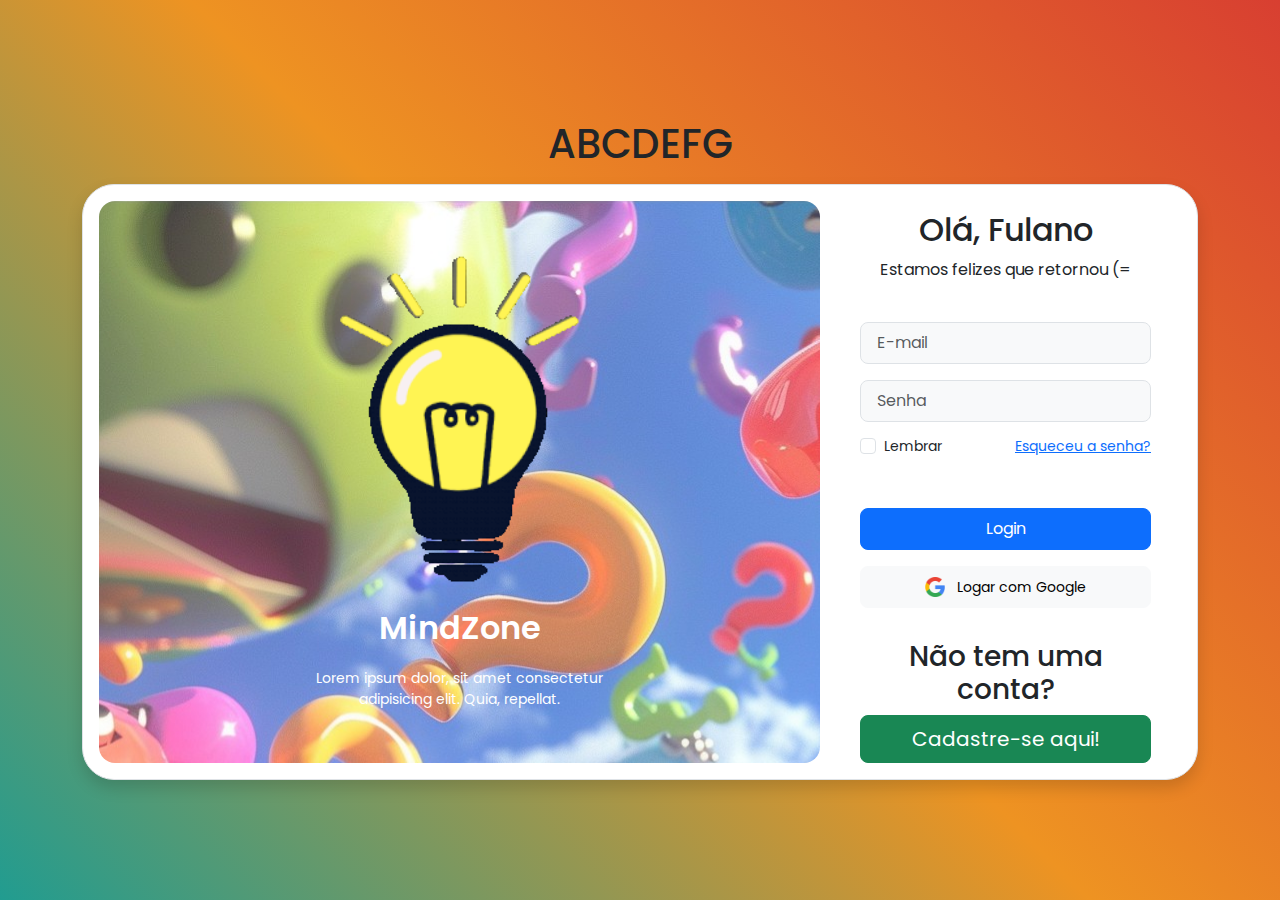
<file: src/view/index.html>
<!DOCTYPE html>
<html lang="pt-br">
  <head>
    <meta charset="UTF-8" />
    <meta name="viewport" content="width=device-width, initial-scale=1.0" />
    <link
      href="https://cdn.jsdelivr.net/npm/bootstrap@5.3.0-alpha1/dist/css/bootstrap.min.css"
      rel="stylesheet"
    />
    <link
      rel="stylesheet"
      href="https://cdn.jsdelivr.net/npm/bootstrap-icons@1.3.0/font/bootstrap-icons.css"
    />
    <script
      src="https://cdn.jsdelivr.net/npm/bootstrap@5.3.0-alpha1/dist/js/bootstrap.bundle.min.js"
      defer
    ></script>
    <link rel="stylesheet" href="./css/style.css" />
    <title>MindZone</title>
  </head>

  <body class="gradient-background">
    <!----------------- Navbar ------------------>

    <!-- <nav class="navbar navbar-dark bg-primary navbar-expand-sm py-2 sticky-top">
      <div class="container-fluid">
        <a href="" class="navbar-brand d-flex align-items-center mx-auto">
          <i class="bi-bootstrap-fill fs-1"></i> MindZone
        </a>
      </div>
    </nav> -->

    <!----------------- Main Container ------------------>
    <div
      class="container d-md-flex justify-content-center align-items-center flex-column main-container"
      id="mainContainer"
    >
      <!----------------- Login Container ------------------>

      <h1 class="text-center mb-3">ABCDEFG</h1>
      <div
        class="row border rounded-5 p-3 bg-white shadow box-area col-md-12 mt-5 mt-sm-0"
        id="loginContainer"
      >
        <!----------------- Left Box ------------------>

        <div
          class="col-12 col-md-6 col-lg-7 col-xl-8 rounded-4 d-flex justify-content-center align-items-center flex-column left-box text-bg-dark"
        >
          <div class="featured-image mb-3 img-fluid">
            <img src="./assets/idea-gif.gif" alt="" class="responsive-image" />
          </div>

          <p class="fs-2 fw-semibold">MindZone</p>
          <small class="text-center" style="width: 20rem"
            >Lorem ipsum dolor, sit amet consectetur adipisicing elit. Quia, repellat.</small
          >
        </div>
        <!----------------- Right Box ------------------>

        <div class="col-12 col-md-6 col-lg-5 col-xl-4 d-flex right-box">
          <form class="row align-items-center justify-content-center">
            <div class="header-text mb-4 text-center">
              <h2>Olá, Fulano</h2>
              <p>Estamos felizes que retornou (=</p>
            </div>

            <div class="input-group mb-3">
              <input
                type="text"
                class="form-control form-control-lg bg-light fs-6"
                placeholder="E-mail"
                required
              />
            </div>

            <div class="input-group mb-1">
              <input
                type="password"
                class="form-control form-control-lg bg-light fs-6"
                placeholder="Senha"
                required
              />
            </div>

            <div class="input-group mb-5 d-flex justify-content-between mt-2">
              <div class="form-check">
                <input type="checkbox" class="form-check-input" id="formCheck" />
                <label for="formCheck" class="form-check-label"><small>Lembrar</small></label>
              </div>

              <div class="forgot">
                <small><a href="#">Esqueceu a senha?</a></small>
              </div>
            </div>

            <div class="input-group mb-3">
              <button type="submit" class="btn btn-lg btn-primary w-100 fs-6">Login</button>
            </div>

            <div class="input-group mb-3">
              <button type="button" class="btn btn-lg btn-light w-100 fs-6">
                <img src="./assets/google.png" style="width: 20px" class="me-2" />
                <small>Logar com Google</small>
              </button>
            </div>

            <!-- botão de cadastro  -->
            <div class="row mt-3">
              <h3 class="text-center">Não tem uma conta?</h3>
              <button
                type="submit"
                class="btn btn-lg btn-success"
                data-bs-toggle="modal"
                data-bs-target="#cadastroModal"
              >
                Cadastre-se aqui!
              </button>
            </div>
          </form>
        </div>
      </div>
    </div>

    <!--Início Modal -->
    <div
      class="modal fade"
      id="cadastroModal"
      tabindex="-1"
      aria-labelledby="cadastroModalLabel"
      aria-hidden="true"
    >
      <div class="modal-dialog modal-xl">
        <div class="modal-content">
          <div class="modal-header">
            <h5 class="modal-title" id="cadastroModalLabel">Formulário de Cadastro</h5>
            <button type="button" class="btn-close" data-bs-dismiss="modal" aria-label="Close"></button>
          </div>

          <!-- Formulário de cadastro -->
          <div class="modal-body p-5">
            <form>
              <div class="mb-3">
                <label for="nome" class="form-label">Nome</label>
                <input type="text" class="form-control" id="nome" placeholder="Digite seu nome" required />
              </div>
              <div class="mb-3">
                <label for="email" class="form-label">Email</label>
                <input type="email" class="form-control" id="email" placeholder="Digite seu email" required />
              </div>
              <div class="mb-3">
                <label for="senha" class="form-label">Senha</label>
                <input
                  type="password"
                  class="form-control"
                  id="senha"
                  placeholder="Digite sua senha"
                  required
                />
              </div>
              <button type="submit" class="btn btn-primary">Cadastrar</button>
            </form>
          </div>
        </div>
      </div>

      <!-- Fim modal -->
    </div>
  </body>
</html>
</file>
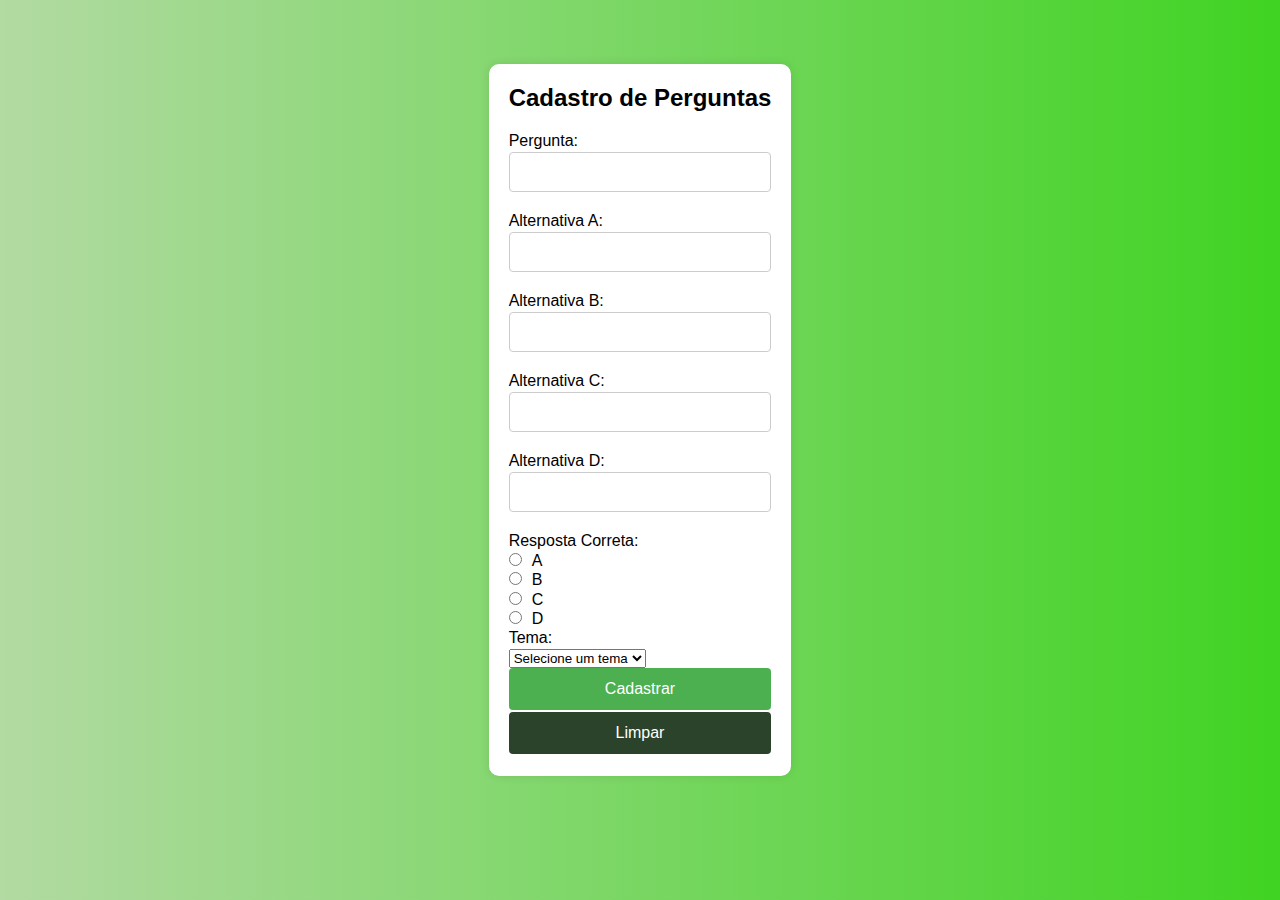
<file: src/view/cadastrapergunta.html>
<!DOCTYPE html>
<html>

<head>
  <title>Início</title>
  <link rel="stylesheet" type="text/css" href="./css/styles.css" />
</head>

<body>
  <div class="container">
    <h2>Cadastro de Perguntas</h2>
    <div class="form-container">
      <form action="../controller/inserirpergunta.php" method="post">
        <label for="Pergunta">Pergunta: </label>
        <input type="text" id="Pergunta" name="Pergunta" required /><br />
        <label for="AlterA">Alternativa A: </label>
        <input type="text" id="AlterA" name="AlterA" required /><br />
        <label for="AlterB">Alternativa B: </label>
        <input type="text" id="AlterB" name="AlterB" required /><br />
        <label for="AlterC">Alternativa C: </label>
        <input type="text" id="AlterC" name="AlterC" required /><br />
        <label for="AlterD">Alternativa D: </label>
        <input type="text" id="AlterD" name="AlterD" required /><br />
        <label for="Correta">Resposta Correta: </label>
        <input type="radio" id="CorretaA" name="Correta" value="A" class="radio" />A<br />
        <input type="radio" id="CorretaB" name="Correta" value="B" class="radio" />B<br />
        <input type="radio" id="CorretaC" name="Correta" value="C" class="radio" />C<br />
        <input type="radio" id="CorretaD" name="Correta" value="D" class="radio" />D<br />
        <label for="Tema">Tema:</label>
        <select id="Temas" name="Temas">
          <option value="" disabled selected>Selecione um tema</option>
          <option value="Esportes">Esportes</option>
          <option value="Linguas">Linguas</option>
          <option value="Jogos">Jogos</option>
          <option value="Musica">Música</option>
          <option value="Diversos">Diversos</option>
        </select>
        <input type="submit" value="Cadastrar" />
        <input id="limpar" type="reset" value="Limpar" />
      </form>
    </div>
  </div>
</body>

</html>
</file>
<file: src/view/css/style.css>
@import url('https://fonts.googleapis.com/css2?family=Poppins%3Awght%40400%3B500&display=swap%27%29%3B');

.primary {
  background-color: #219c90;
}

.secondary {
  background-color: #e9b824;
}

.tertiary {
  background-color: #ee9322;
}

.quaternary {
  background-color: #d83f31;
}

.gradient-background {
  background: linear-gradient(45deg, #219c90 0%, #ee9322 50%, #d83f31 100%);
  background-size: 100%;
  background-position: center;
  background-repeat: no-repeat;
  height: 100vh;
}

body {
  height: 100vh !important;
  width: 100vw !important;
  display: flex !important;
  align-items: center !important;
  font-family: 'Poppins', sans-serif;
  /* background: #ececec; */
  /* background-image: url('../assets/5666499.jpg'); */
}

/* <!----------------- Main Container ------------------> */

#mainContainer {
  display: flexbox;
  height: 100vh !important;
  width: 100vw !important;
}

/* <!----------------- Login Container ------------------> */

/* <!----------------- Left Box ------------------> */

.left-box {
  /* background: #5757e2 !important; */
  background-image: url('../assets/bg_left_box.png');
}

.responsive-image {
  width: 120px;
  height: auto;
}

/* <!----------------- MEDIA QUERY ------------------> */

@media (min-width: 576px) {
  .responsive-image {
    width: 150px;
  }
}

@media (min-width: 768px) {
  .responsive-image {
    width: 200px;
  }
}

@media (min-width: 992px) {
  .responsive-image {
    width: 250px;
  }
}

/* <!----------------- Right Box ------------------> */

.right-box {
  padding: 10px 30px 0px 40px;
}

/* <!----------------- Custom Placeholder ------------------> */

::placeholder {
  font-size: 16px;
}

/* <!----------------- Small Screens ------------------> */

#mainContainer {
}

#loginContainer {
}
</file>
<file: src/view/css/styles.css>
*{
    padding: 0;
    margin: 0;
    box-sizing: border-box;
}

body {
    font-family: Arial, sans-serif;
    background-color: #f8f8f8;
    background: linear-gradient(to right, #b2daa2, #40d323);
    display: flex;
    justify-content: center;
    align-items: center;
    height: 100%;
    margin: 0;
}

.container {
    max-width: 400px;
    background-color: #fff;
    padding: 20px;
    border-radius: 10px;
    box-shadow: 0 0 10px rgba(0, 0, 0, 0.1);
    margin: auto;
    margin-top: 5%;
}

.container h2 {
    text-align: center;
    margin-bottom: 20px;
    margin-top: 0;
}

form label,
form input {
    display: block;
    margin-bottom: 2px; /* Reduzindo o espaçamento entre os elementos */
}

form input[type="text"],
form input[type="password"] {
    padding: 10px;
    border: 1px solid #ccc;
    border-radius: 4px;
    font-size: 16px;
    width: 100%;
    box-sizing: border-box;
    margin-bottom: 2px; /* Reduzindo o espaçamento entre as caixas de texto */
}


form input[type="submit"] {
    background-color: #4caf50;
    color: #fff;
    border: none;
    padding: 12px;
    border-radius: 4px;
    font-size: 16px;
    cursor: pointer;
    width: 100%;
}

form input[type="submit"]:hover {
    background-color: #45a049;
}

a {
    display: block;
    text-align: center;
    text-decoration: none;
    color: #4caf50;
    font-size: 16px;
    margin-top: 20px;
}
form input[type="reset"] {
    background-color: #2B422B;
    color: #fff;
    border: none;
    padding: 12px;
    border-radius: 4px;
    font-size: 16px;
    cursor: pointer;
    width: 100%;
}
form input[type="reset"]:hover {
    background-color: #3F422B;
}
.radio {
    display: inline-block;
    margin-right: 10px;
    margin-bottom: 2%;
}
</file>
